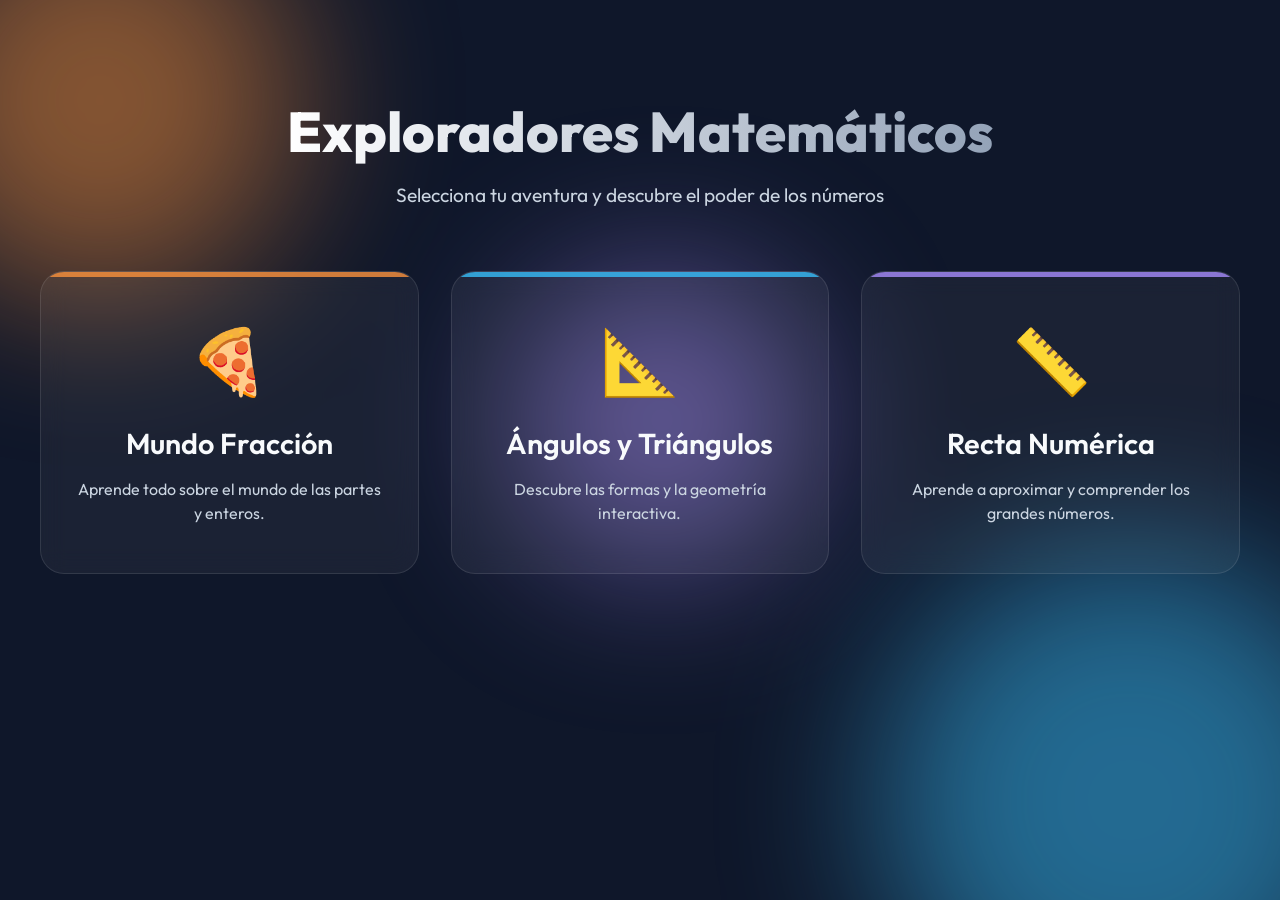
<file: index.html>
<!DOCTYPE html>
<html lang="es">

<head>
    <meta charset="UTF-8">
    <meta name="viewport" content="width=device-width, initial-scale=1.0">
    <title>Portal Educativo de Matemáticas</title>
    <link href="https://fonts.googleapis.com/css2?family=Outfit:wght@400;600;800&display=swap" rel="stylesheet">
    <link rel="stylesheet" href="style.css">
</head>

<body>
    <div class="background-shapes">
        <div class="shape shape-1"></div>
        <div class="shape shape-2"></div>
        <div class="shape shape-3"></div>
    </div>

    <header class="hero">
        <h1>Exploradores Matemáticos</h1>
        <p>Selecciona tu aventura y descubre el poder de los números</p>
    </header>

    <main class="modules-grid">
        <a href="fracciones/index.html" class="module-card card-fracciones">
            <div class="card-icon">🍕</div>
            <h2>Mundo Fracción</h2>
            <p>Aprende todo sobre el mundo de las partes y enteros.</p>
        </a>
        <a href="Angulos/index.html" class="module-card card-angulos">
            <div class="card-icon">📐</div>
            <h2>Ángulos y Triángulos</h2>
            <p>Descubre las formas y la geometría interactiva.</p>
        </a>
        <a href="Recta_Num_redondeo/index.html" class="module-card card-recta">
            <div class="card-icon">📏</div>
            <h2>Recta Numérica</h2>
            <p>Aprende a aproximar y comprender los grandes números.</p>
        </a>
    </main>
</body>

</html>
</file>
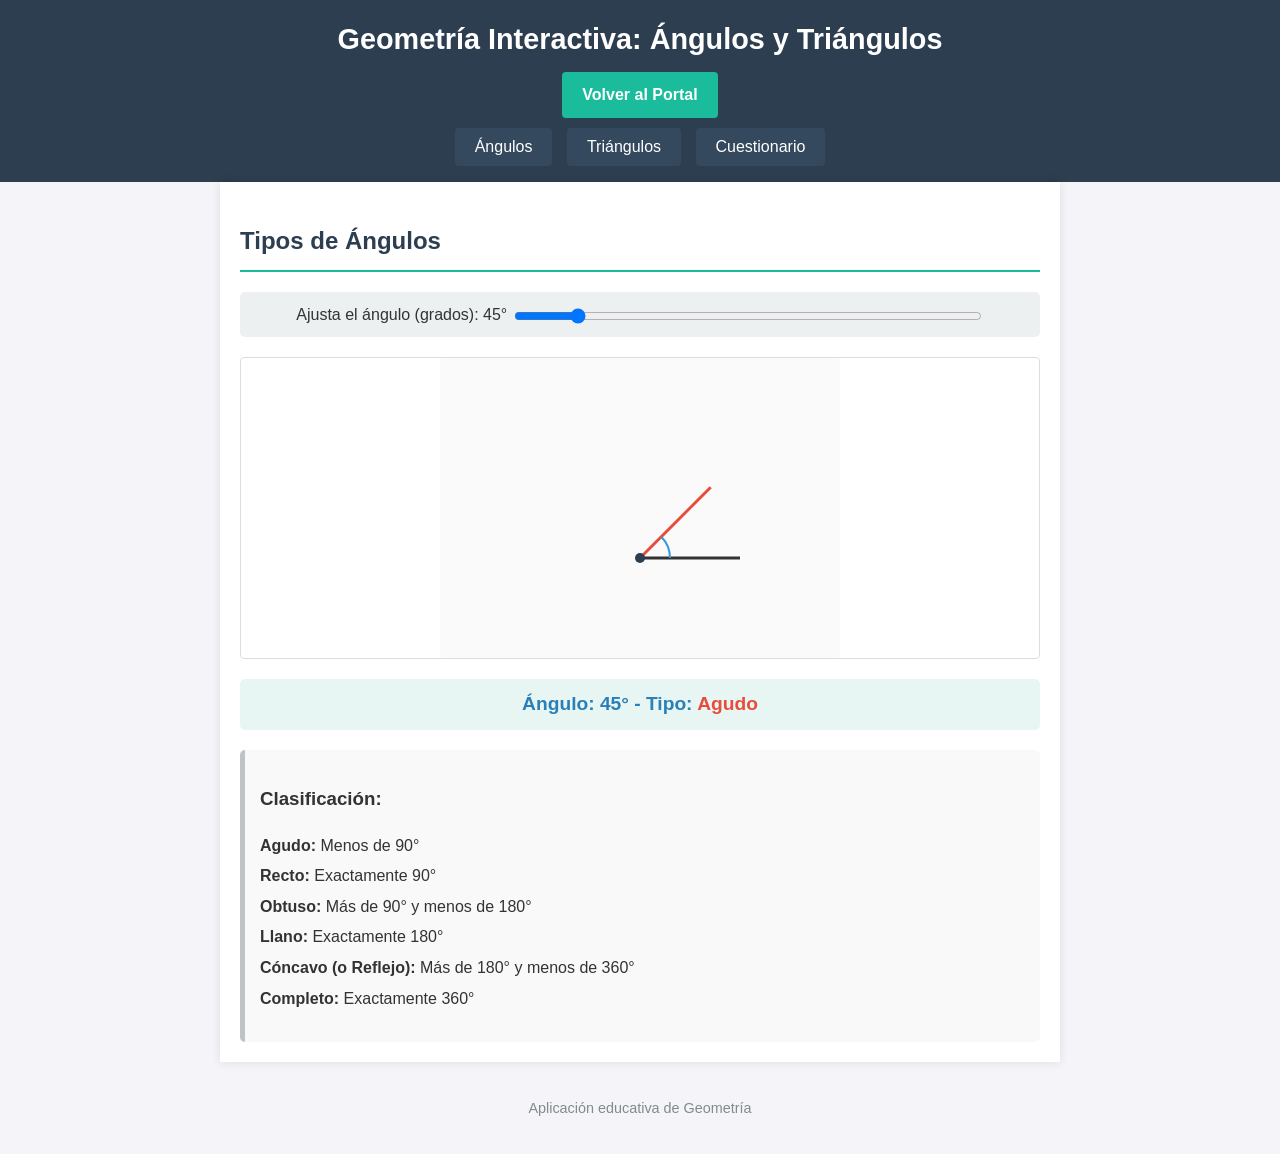
<file: Angulos/index.html>
<!DOCTYPE html>
<html lang="es">

<head>
    <meta charset="UTF-8">
    <meta name="viewport" content="width=device-width, initial-scale=1.0">
    <title>Aprendizaje de Ángulos y Triángulos</title>
    <link rel="stylesheet" href="style.css">
</head>

<body>
    <header>
        <h1>Geometría Interactiva: Ángulos y Triángulos</h1>
        <div style="margin-top: 10px;">
            <a href="../index.html"
                style="display:inline-block;background:#1abc9c;color:white;padding:10px 20px;border-radius:4px;text-decoration:none;font-weight:bold;">Volver
                al Portal</a>
        </div>
        <nav>
            <button onclick="showSection('angles')">Ángulos</button>
            <button onclick="showSection('triangles')">Triángulos</button>
            <button onclick="showSection('quiz')">Cuestionario</button>
        </nav>
    </header>

    <main>
        <!-- Sección de Ángulos -->
        <section id="angles" class="active">
            <h2>Tipos de Ángulos</h2>
            <div class="control-panel">
                <label for="angleInput">Ajusta el ángulo (grados): <span id="angleValue">45</span>°</label>
                <input type="range" id="angleInput" min="0" max="360" value="45">
            </div>
            <div class="canvas-container">
                <canvas id="angleCanvas" width="400" height="300"></canvas>
            </div>
            <div id="angleDescription" class="info-box">
                <!-- Descripción dinámica del ángulo -->
            </div>

            <div class="theory">
                <h3>Clasificación:</h3>
                <ul>
                    <li><strong>Agudo:</strong> Menos de 90°</li>
                    <li><strong>Recto:</strong> Exactamente 90°</li>
                    <li><strong>Obtuso:</strong> Más de 90° y menos de 180°</li>
                    <li><strong>Llano:</strong> Exactamente 180°</li>
                    <li><strong>Cóncavo (o Reflejo):</strong> Más de 180° y menos de 360°</li>
                    <li><strong>Completo:</strong> Exactamente 360°</li>
                </ul>
            </div>
        </section>

        <!-- Sección de Triángulos -->
        <section id="triangles" style="display:none;">
            <h2>Tipos de Triángulos</h2>
            <div class="controls-triangles">
                <p>Explora diferentes tipos de triángulos:</p>

                <div class="control-group">
                    <strong>Por Lados:</strong>
                    <div class="button-group">
                        <button onclick="setTriangle('equilateral')">Equilátero</button>
                        <button onclick="setTriangle('isosceles')">Isósceles</button>
                        <button onclick="setTriangle('scalene')">Escaleno</button>
                    </div>
                </div>

                <div class="control-group">
                    <strong>Por Ángulos:</strong>
                    <div class="button-group">
                        <button onclick="setTriangle('acute')">Acutángulo</button>
                        <button onclick="setTriangle('right')">Rectángulo</button>
                        <button onclick="setTriangle('obtuse')">Obtusángulo</button>
                    </div>
                </div>

                <div class="control-group">
                    <div class="button-group">
                        <button onclick="generateRandomTriangle()">Aleatorio</button>
                    </div>
                </div>
            </div>
            <div class="canvas-container">
                <canvas id="triangleCanvas" width="400" height="300"></canvas>
            </div>
            <div id="triangleDescription" class="info-box">
                <!-- Descripción dinámica del triángulo -->
            </div>

            <div class="theory">
                <h3>Clasificación por Lados:</h3>
                <ul>
                    <li><strong>Equilátero:</strong> 3 lados iguales</li>
                    <li><strong>Isósceles:</strong> 2 lados iguales</li>
                    <li><strong>Escaleno:</strong> 0 lados iguales</li>
                </ul>
                <h3>Clasificación por Ángulos:</h3>
                <ul>
                    <li><strong>Acutángulo:</strong> 3 ángulos agudos</li>
                    <li><strong>Rectángulo:</strong> 1 ángulo recto</li>
                    <li><strong>Obtusángulo:</strong> 1 ángulo obtuso</li>
                </ul>
            </div>
        </section>

        <!-- Sección de Cuestionario -->
        <section id="quiz" style="display:none;">
            <h2>Pon a prueba tus conocimientos</h2>
            <div id="quiz-container">
                <div id="question-area">
                    <p id="question-text">Presiona "Iniciar" para comenzar.</p>
                    <div id="canvas-quiz-container" style="display:none;">
                        <canvas id="quizCanvas" width="300" height="200"></canvas>
                    </div>
                    <div id="options" class="options-grid"></div>
                </div>
                <button id="start-btn" onclick="startQuiz()">Iniciar Cuestionario</button>
                <div id="result-area" style="display:none;">
                    <p id="score-text"></p>
                </div>
            </div>
        </section>
    </main>

    <footer>
        <p>Aplicación educativa de Geometría</p>
    </footer>

    <script src="script.js"></script>
</body>

</html>
</file>
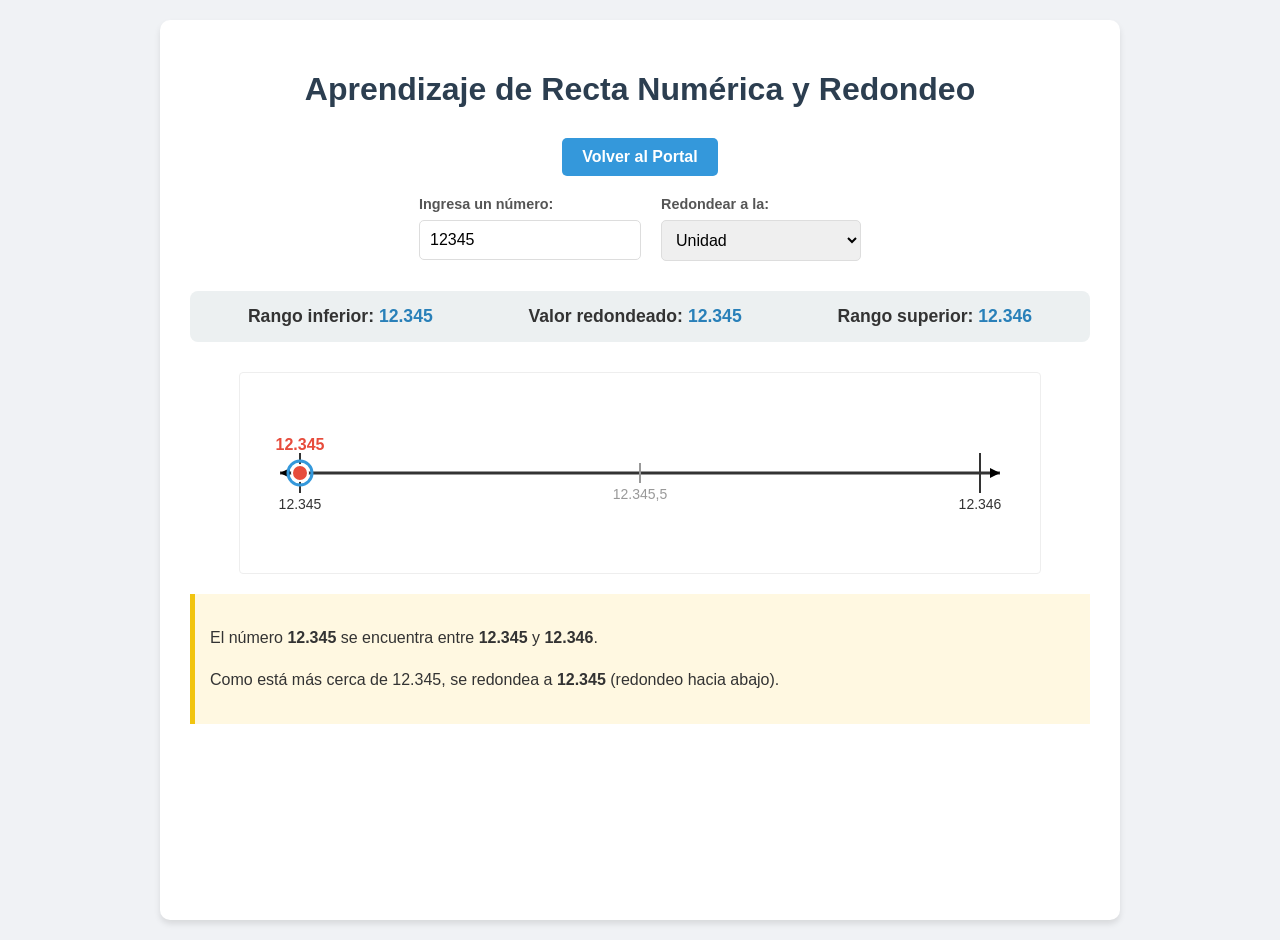
<file: Recta_Num_redondeo/index.html>
<!DOCTYPE html>
<html lang="es">

<head>
    <meta charset="UTF-8">
    <meta name="viewport" content="width=device-width, initial-scale=1.0">
    <title>Aprendizaje de Recta Numérica y Redondeo</title>
    <link rel="stylesheet" href="style.css">
</head>

<body>
    <div class="container">
        <h1>Aprendizaje de Recta Numérica y Redondeo</h1>
        <div style="text-align: center; margin-bottom: 20px;">
            <a href="../index.html"
                style="display:inline-block;background:#3498db;color:white;padding:10px 20px;border-radius:5px;text-decoration:none;font-weight:bold;">Volver
                al Portal</a>
        </div>

        <div class="controls">
            <div class="input-group">
                <label for="numberInput">Ingresa un número:</label>
                <input type="number" id="numberInput" value="12345" placeholder="Ej. 12345">
            </div>

            <div class="input-group">
                <label for="roundingSelect">Redondear a la:</label>
                <select id="roundingSelect">
                    <option value="1">Unidad</option>
                    <option value="10">Decena</option>
                    <option value="100">Centena</option>
                    <option value="1000">Unidad de Millar</option>
                    <option value="10000">Decena de Millar</option>
                    <option value="100000">Centena de Millar</option>
                    <option value="1000000">Unidad de Millón</option>
                    <option value="10000000">Decena de Millón</option>
                    <option value="100000000">Centena de Millón</option>
                </select>
            </div>
        </div>

        <div class="results">
            <p><strong>Rango inferior:</strong> <span id="lowerBound"></span></p>
            <p><strong>Valor redondeado:</strong> <span id="roundedValue"></span></p>
            <p><strong>Rango superior:</strong> <span id="upperBound"></span></p>
        </div>

        <div class="visualization">
            <canvas id="numberLineCanvas" width="800" height="200"></canvas>
        </div>

        <div class="explanation" id="explanation">
            <!-- Dynamic explanation will go here -->
        </div>
    </div>

    <script src="script.js"></script>
</body>

</html>
</file>
<file: style.css>
:root {
    --bg-color: #0f172a;
    --text-main: #f8fafc;
    --text-muted: #cbd5e1;
    --card-bg: rgba(255, 255, 255, 0.05);
    --card-border: rgba(255, 255, 255, 0.1);

    --color-fracciones: #fb923c;
    --color-angulos: #38bdf8;
    --color-recta: #a78bfa;
}

* {
    margin: 0;
    padding: 0;
    box-sizing: border-box;
}

body {
    font-family: 'Outfit', sans-serif;
    background-color: var(--bg-color);
    color: var(--text-main);
    min-height: 100vh;
    overflow-x: hidden;
    display: flex;
    flex-direction: column;
    align-items: center;
    padding: 2rem;
    position: relative;
}

.background-shapes {
    position: fixed;
    top: 0;
    left: 0;
    width: 100vw;
    height: 100vh;
    z-index: -1;
    overflow: hidden;
}

.shape {
    position: absolute;
    border-radius: 50%;
    filter: blur(80px);
    opacity: 0.5;
    animation: float 20s infinite alternate ease-in-out;
}

.shape-1 {
    background: var(--color-fracciones);
    width: 400px;
    height: 400px;
    top: -100px;
    left: -100px;
}

.shape-2 {
    background: var(--color-angulos);
    width: 500px;
    height: 500px;
    bottom: -150px;
    right: -100px;
    animation-delay: -5s;
}

.shape-3 {
    background: var(--color-recta);
    width: 300px;
    height: 300px;
    top: 30%;
    left: 40%;
    animation-delay: -10s;
}

@keyframes float {
    0% {
        transform: translate(0, 0) scale(1);
    }

    100% {
        transform: translate(50px, 50px) scale(1.1);
    }
}

.hero {
    text-align: center;
    margin-top: 4rem;
    margin-bottom: 4rem;
    z-index: 10;
}

.hero h1 {
    font-size: 3.5rem;
    font-weight: 800;
    margin-bottom: 1rem;
    background: linear-gradient(to right, #fff, #94a3b8);
    -webkit-background-clip: text;
    -webkit-text-fill-color: transparent;
}

.hero p {
    font-size: 1.2rem;
    color: var(--text-muted);
}

.modules-grid {
    display: grid;
    grid-template-columns: repeat(auto-fit, minmax(300px, 1fr));
    gap: 2rem;
    width: 100%;
    max-width: 1200px;
    z-index: 10;
}

.module-card {
    background: var(--card-bg);
    border: 1px solid var(--card-border);
    border-radius: 24px;
    padding: 3rem 2rem;
    text-decoration: none;
    color: var(--text-main);
    text-align: center;
    backdrop-filter: blur(12px);
    -webkit-backdrop-filter: blur(12px);
    transition: all 0.4s cubic-bezier(0.175, 0.885, 0.32, 1.275);
    display: flex;
    flex-direction: column;
    align-items: center;
    position: relative;
    overflow: hidden;
}

.module-card::before {
    content: '';
    position: absolute;
    top: 0;
    left: 0;
    width: 100%;
    height: 5px;
    opacity: 0.8;
}

.card-fracciones::before {
    background: var(--color-fracciones);
}

.card-angulos::before {
    background: var(--color-angulos);
}

.card-recta::before {
    background: var(--color-recta);
}

.module-card:hover {
    transform: translateY(-15px) scale(1.02);
    box-shadow: 0 20px 40px rgba(0, 0, 0, 0.4);
    background: rgba(255, 255, 255, 0.1);
}

.module-card:hover .card-icon {
    transform: scale(1.1) rotate(5deg);
}

.card-icon {
    font-size: 4rem;
    margin-bottom: 1.5rem;
    display: inline-block;
    transition: transform 0.3s;
}

.module-card h2 {
    font-size: 1.8rem;
    margin-bottom: 1rem;
    font-weight: 600;
}

.module-card p {
    color: var(--text-muted);
    font-size: 1rem;
    line-height: 1.5;
}
</file>
<file: Angulos/style.css>
body {
    font-family: 'Segoe UI', Tahoma, Geneva, Verdana, sans-serif;
    line-height: 1.6;
    margin: 0;
    padding: 0;
    background-color: #f4f4f9;
    color: #333;
}

header {
    background-color: #2c3e50;
    color: white;
    padding: 1rem 0;
    text-align: center;
}

header h1 {
    margin: 0;
    font-size: 1.8rem;
}

nav {
    margin-top: 10px;
}

nav button {
    background-color: #34495e;
    color: white;
    border: none;
    padding: 10px 20px;
    margin: 0 5px;
    cursor: pointer;
    font-size: 1rem;
    border-radius: 4px;
    transition: background-color 0.3s;
}

nav button:hover {
    background-color: #1abc9c;
}

main {
    padding: 20px;
    max-width: 800px;
    margin: 0 auto;
    background: white;
    box-shadow: 0 0 10px rgba(0,0,0,0.1);
    min-height: 400px;
}

section {
    animation: fadeIn 0.5s;
}

@keyframes fadeIn {
    from { opacity: 0; }
    to { opacity: 1; }
}

h2 {
    color: #2c3e50;
    border-bottom: 2px solid #1abc9c;
    padding-bottom: 10px;
}

.canvas-container {
    display: flex;
    justify-content: center;
    margin: 20px 0;
    background-color: #fff;
    border: 1px solid #ddd;
    border-radius: 4px;
}

canvas {
    background-color: #fafafa;
    border-radius: 4px;
    cursor: crosshair;
}

.control-panel, .controls-triangles {
    text-align: center;
    margin-bottom: 20px;
    padding: 10px;
    background-color: #ecf0f1;
    border-radius: 5px;
}

.control-group {
    margin-bottom: 10px;
}
.control-group strong {
    display: block;
    margin-bottom: 5px;
    color: #2c3e50;
}

.button-group {
    display: flex;
    justify-content: center;
    gap: 10px;
    flex-wrap: wrap;
}

.button-group button {
    padding: 6px 12px;
    background-color: #2c3e50;
    color: white;
    border: none;
    border-radius: 4px;
    cursor: pointer;
    font-size: 0.9rem;
    transition: background-color 0.2s;
}

.button-group button:hover {
    background-color: #34495e;
}

input[type="range"] {
    width: 60%;
    vertical-align: middle;
}

.info-box {
    text-align: center;
    font-size: 1.2rem;
    font-weight: bold;
    color: #2980b9;
    margin-bottom: 20px;
    padding: 10px;
    background-color: #e8f6f3;
    border-radius: 5px;
}

.theory {
    background-color: #f9f9f9;
    padding: 15px;
    border-radius: 5px;
    border-left: 5px solid #bdc3c7;
}

.theory ul {
    list-style-type: none;
    padding: 0;
}

.theory li {
    margin-bottom: 5px;
}

/* Quiz Styles */
#quiz-container {
    text-align: center;
}

.options-grid {
    display: grid;
    grid-template-columns: 1fr 1fr;
    gap: 10px;
    margin-top: 20px;
}

.options-grid button {
    padding: 15px;
    background-color: #3498db;
    color: white;
    border: none;
    border-radius: 5px;
    cursor: pointer;
    font-size: 1rem;
    transition: transform 0.1s;
}

.options-grid button:hover {
    background-color: #2980b9;
    transform: scale(1.02);
}

.options-grid button.correct {
    background-color: #27ae60;
}

.options-grid button.incorrect {
    background-color: #e74c3c;
}

#start-btn {
    padding: 10px 20px;
    font-size: 1.2rem;
    background-color: #1abc9c;
    color: white;
    border: none;
    border-radius: 5px;
    cursor: pointer;
    margin-top: 20px;
}

#result-area {
    margin-top: 20px;
    font-size: 1.2rem;
    font-weight: bold;
}

footer {
    text-align: center;
    padding: 20px;
    color: #7f8c8d;
    font-size: 0.9rem;
}
</file>
<file: Recta_Num_redondeo/style.css>
body {
    font-family: 'Segoe UI', Tahoma, Geneva, Verdana, sans-serif;
    background-color: #f0f2f5;
    color: #333;
    margin: 0;
    padding: 20px;
    display: flex;
    justify-content: center;
    min-height: 100vh;
}

.container {
    background-color: white;
    padding: 30px;
    border-radius: 10px;
    box-shadow: 0 4px 6px rgba(0,0,0,0.1);
    max-width: 900px;
    width: 100%;
}

h1 {
    text-align: center;
    color: #2c3e50;
    margin-bottom: 30px;
}

.controls {
    display: flex;
    flex-wrap: wrap;
    gap: 20px;
    justify-content: center;
    margin-bottom: 30px;
}

.input-group {
    display: flex;
    flex-direction: column;
    gap: 8px;
}

label {
    font-weight: bold;
    font-size: 0.9em;
    color: #555;
}

input, select {
    padding: 10px;
    border: 1px solid #ddd;
    border-radius: 5px;
    font-size: 16px;
    width: 200px;
}

input:focus, select:focus {
    outline: none;
    border-color: #3498db;
    box-shadow: 0 0 0 2px rgba(52, 152, 219, 0.2);
}

.results {
    display: flex;
    justify-content: space-around;
    background-color: #ecf0f1;
    padding: 15px;
    border-radius: 8px;
    margin-bottom: 30px;
    flex-wrap: wrap;
    gap: 10px;
}

.results p {
    margin: 0;
    font-size: 1.1em;
}

.results span {
    font-weight: bold;
    color: #2980b9;
}

.visualization {
    width: 100%;
    overflow-x: auto;
    display: flex;
    justify-content: center;
    margin-bottom: 20px;
}

canvas {
    border: 1px solid #eee;
    border-radius: 4px;
    background-color: #fff;
    cursor: crosshair;
}

.explanation {
    background-color: #fff8e1;
    border-left: 5px solid #f1c40f;
    padding: 15px;
    margin-top: 20px;
    line-height: 1.6;
}
</file>
